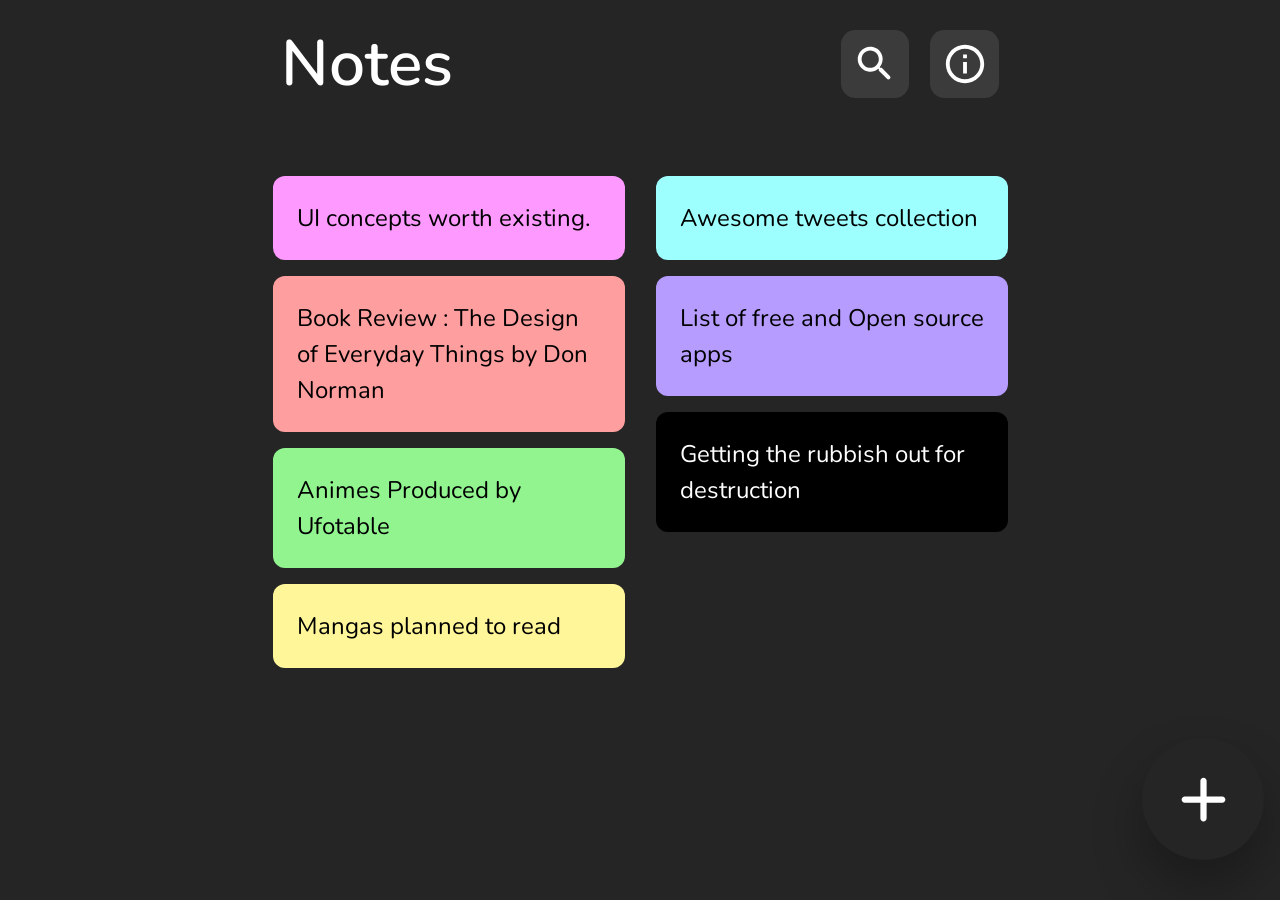
<file: notes.html>
<!DOCTYPE html>
<html lang="en" class="font-nunito">
<head>
    <meta charset="UTF-8">
    <meta name="viewport" content="width=device-width, initial-scale=1.0">
    <link rel="stylesheet" href="output.css">
    <title>Sticky Notes</title>
</head>
<body class="bg-[#252525]">
    <header class="p-4 flex justify-between items-center max-w-[750px] md:mx-auto">

        <h1 class=" text-[2.68rem] md:text-[4rem] font-[600] text-left text-white">Notes</h1>
       <div class="flex w-max ">
        <div class="w-[3.1rem] md:w-[4.3rem] h-[3.1rem] md:h-[4.3rem] mr-[1.3rem] shrink-0 rounded-[.9rem] bg-[#3B3B3B] flex justify-center items-center">
            <button>
                <svg class="block md:hidden" xmlns="http://www.w3.org/2000/svg" width="24" height="24" viewBox="0 0 24 24" fill="none">
                    <g clip-path="url(#clip0_125_55)">
                      <path d="M15.5 14H14.71L14.43 13.73C15.63 12.33 16.25 10.42 15.91 8.39002C15.44 5.61002 13.12 3.39002 10.32 3.05002C6.09 2.53002 2.53 6.09001 3.05 10.32C3.39 13.12 5.61 15.44 8.39 15.91C10.42 16.25 12.33 15.63 13.73 14.43L14 14.71V15.5L18.25 19.75C18.66 20.16 19.33 20.16 19.74 19.75C20.15 19.34 20.15 18.67 19.74 18.26L15.5 14ZM9.5 14C7.01 14 5 11.99 5 9.50001C5 7.01001 7.01 5.00002 9.5 5.00002C11.99 5.00002 14 7.01001 14 9.50001C14 11.99 11.99 14 9.5 14Z" fill="white"/>
                    </g>
                    <defs>
                      <clipPath id="clip0_125_55">
                        <rect width="24" height="24" fill="white"/>
                      </clipPath>
                    </defs>
                  </svg>
                  <svg class="hidden md:block" xmlns="http://www.w3.org/2000/svg" width="46" height="46" viewBox="0 0 46 46" fill="none">
                    <g clip-path="url(#clip0_281_70)">
                      <path d="M29.7083 26.8333H28.1941L27.6575 26.3158C29.9575 23.6325 31.1458 19.9716 30.4941 16.0808C29.5933 10.7525 25.1466 6.49748 19.78 5.84581C11.6725 4.84915 4.84915 11.6725 5.84581 19.78C6.49748 25.1466 10.7525 29.5933 16.0808 30.4941C19.9716 31.1458 23.6325 29.9575 26.3158 27.6575L26.8333 28.1941V29.7083L34.9791 37.8541C35.765 38.64 37.0491 38.64 37.835 37.8541C38.6208 37.0683 38.6208 35.7841 37.835 34.9983L29.7083 26.8333ZM18.2083 26.8333C13.4358 26.8333 9.58331 22.9808 9.58331 18.2083C9.58331 13.4358 13.4358 9.58331 18.2083 9.58331C22.9808 9.58331 26.8333 13.4358 26.8333 18.2083C26.8333 22.9808 22.9808 26.8333 18.2083 26.8333Z" fill="white"/>
                    </g>
                    <defs>
                      <clipPath id="clip0_281_70">
                        <rect width="46" height="46" fill="white"/>
                      </clipPath>
                    </defs>
                  </svg>
            </button>
        </div>
        <div class="w-[3.1rem] md:w-[4.3rem] h-[3.1rem] md:h-[4.3rem] shrink-0 rounded-[.9rem] bg-[#3B3B3B] flex justify-center items-center">
           <button>
            <svg class="block md:hidden" xmlns="http://www.w3.org/2000/svg" width="24" height="24" viewBox="0 0 24 24" fill="none">
                <path d="M11 7H13V9H11V7ZM11 11H13V17H11V11ZM12 2C6.48 2 2 6.48 2 12C2 17.52 6.48 22 12 22C17.52 22 22 17.52 22 12C22 6.48 17.52 2 12 2ZM12 20C7.59 20 4 16.41 4 12C4 7.59 7.59 4 12 4C16.41 4 20 7.59 20 12C20 16.41 16.41 20 12 20Z" fill="white"/>
              </svg>
    
              <svg class="hidden md:block" xmlns="http://www.w3.org/2000/svg" width="46" height="46" viewBox="0 0 46 46" fill="none">
                <path d="M21.0833 13.4166H24.9166V17.25H21.0833V13.4166ZM21.0833 21.0833H24.9166V32.5833H21.0833V21.0833ZM22.9999 3.83331C12.4199 3.83331 3.83325 12.42 3.83325 23C3.83325 33.58 12.4199 42.1666 22.9999 42.1666C33.5799 42.1666 42.1666 33.58 42.1666 23C42.1666 12.42 33.5799 3.83331 22.9999 3.83331ZM22.9999 38.3333C14.5474 38.3333 7.66659 31.4525 7.66659 23C7.66659 14.5475 14.5474 7.66665 22.9999 7.66665C31.4524 7.66665 38.3333 14.5475 38.3333 23C38.3333 31.4525 31.4524 38.3333 22.9999 38.3333Z" fill="white"/>
              </svg>
           </button>
        </div>
       </div>
    </header>
    <main class="relative flex flex-col gap-[1rem] w-11/12 md:max-w-[750px] mx-auto md:h-[500px] md:flex-wrap  md:mx-auto pb-2 md:mt-[3rem]">
        <article class="p-6 w-11/12 md:w-[22rem] text-black bg-[#FD99FF] rounded-xl mx-auto">
            <p class="text-[1.5rem] font-[400]">UI concepts worth existing.</p>
        </article>
        <article class="p-6 w-11/12 md:w-[22rem] text-black bg-[#FF9E9E] rounded-xl mx-auto">
            <p class="text-[1.5rem] font-[400]">Book Review : The Design of Everyday Things by Don Norman</p>
        </article>
        <article class="p-6 w-11/12 md:w-[22rem] text-black bg-[#91F48F] rounded-xl mx-auto">
            <p class="text-[1.5rem] font-[400]">Animes Produced by Ufotable</p>
        </article>
        <article class="p-6 w-11/12 md:w-[22rem] text-black bg-[#FFF599] rounded-xl mx-auto">
            <p class="text-[1.5rem] font-[400]">Mangas planned to read</p>
        </article><!-- #9EFFFF -->
        <article class="p-6 w-11/12 md:w-[22rem] text-black bg-[#9EFFFF] rounded-xl mx-auto">
            <p class="text-[1.5rem] font-[400]">Awesome tweets collection</p>
        </article>
        <article class="p-6 w-11/12 md:w-[22rem] text-black bg-[#B69CFF] rounded-xl mx-auto">
            <p class="text-[1.5rem] font-[400]">List of free and Open source apps</p>
        </article>
        <article class="p-6 w-11/12 md:w-[22rem] text-white bg-black rounded-xl mx-auto">
            <p class="text-[1.5rem] font-[400]">Getting the rubbish out for destruction</p>
        </article>
        <div class="w-max fixed mt-[2rem] bottom-4 md:bottom-10 right-4 drop-shadow-2xl">
            <button class="w-[4.3rem] md:w-[7.6rem] md:h-[7.6rem] flex justify-center items-center h-[4.3rem] shrink-0 bg-[#252525] rounded-full right-0 drop-shadow-2xl">
                <svg class="md:hidden" xmlns="http://www.w3.org/2000/svg" width="48" height="48" viewBox="0 0 48 48" fill="none">
                    <g clip-path="url(#clip0_115_17)">
                      <path d="M36 26H26V36C26 37.1 25.1 38 24 38C22.9 38 22 37.1 22 36V26H12C10.9 26 10 25.1 10 24C10 22.9 10.9 22 12 22H22V12C22 10.9 22.9 10 24 10C25.1 10 26 10.9 26 12V22H36C37.1 22 38 22.9 38 24C38 25.1 37.1 26 36 26Z" fill="white"/>
                    </g>
                    <defs>
                      <clipPath id="clip0_115_17">
                        <rect width="48" height="48" fill="white"/>
                      </clipPath>
                    </defs>
                  </svg>
                  <svg class="hidden md:block" xmlns="http://www.w3.org/2000/svg" width="75" height="75" viewBox="0 0 75 75" fill="none">
                    <g clip-path="url(#clip0_281_97)">
                      <path d="M56.25 40.625H40.625V56.25C40.625 57.9688 39.2188 59.375 37.5 59.375C35.7812 59.375 34.375 57.9688 34.375 56.25V40.625H18.75C17.0312 40.625 15.625 39.2188 15.625 37.5C15.625 35.7812 17.0312 34.375 18.75 34.375H34.375V18.75C34.375 17.0312 35.7812 15.625 37.5 15.625C39.2188 15.625 40.625 17.0312 40.625 18.75V34.375H56.25C57.9688 34.375 59.375 35.7812 59.375 37.5C59.375 39.2188 57.9688 40.625 56.25 40.625Z" fill="white"/>
                    </g>
                    <defs>
                      <clipPath id="clip0_281_97">
                        <rect width="75" height="75" fill="white"/>
                      </clipPath>
                    </defs>
                  </svg>
            </button>
        </div>
    </main>
    
</body>
</html>
</file>
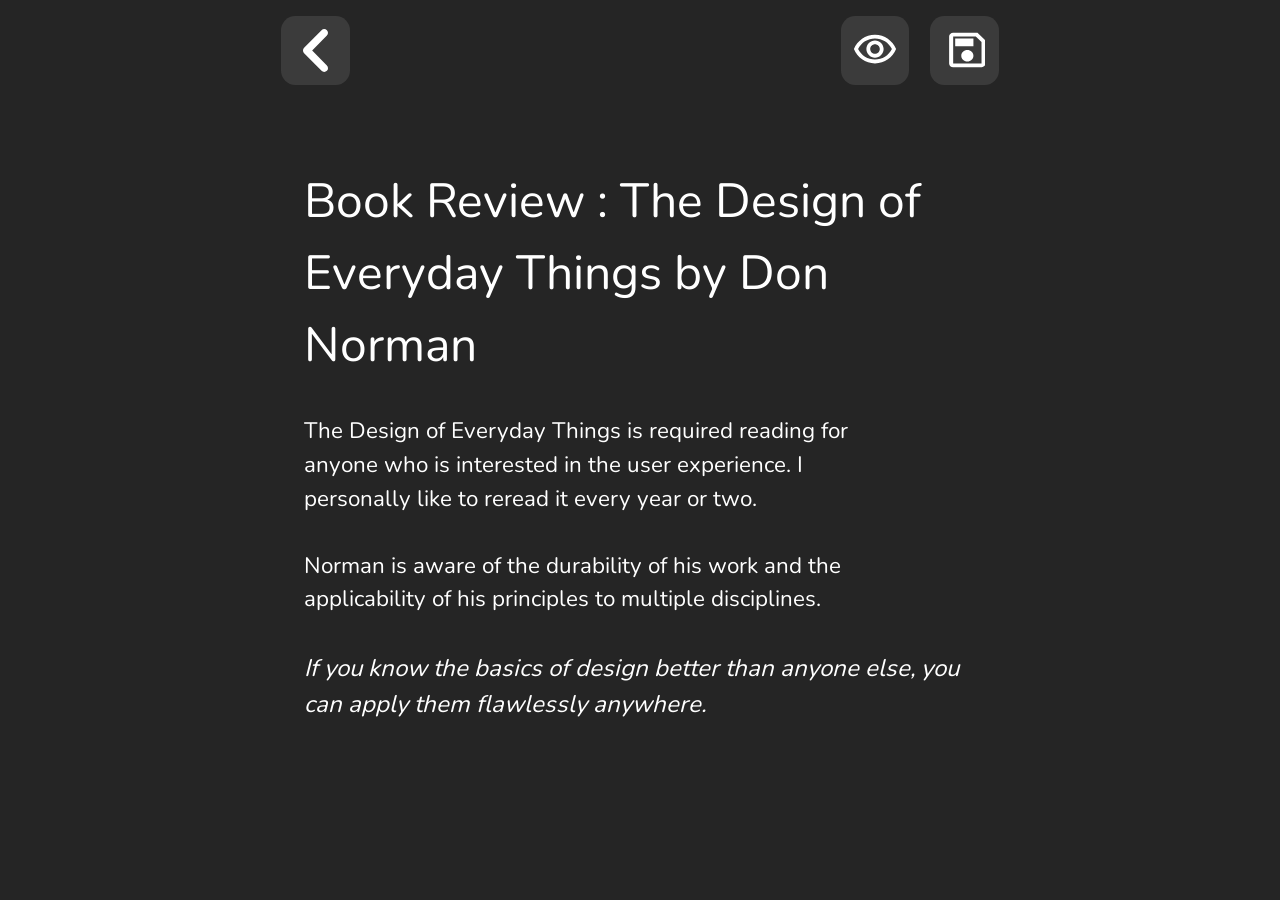
<file: singleNote.html>
<!DOCTYPE html>
<html lang="en" class="font-nunito">
<head>
    <meta charset="UTF-8">
    <meta name="viewport" content="width=device-width, initial-scale=1.0">
    <link rel="stylesheet" href="output.css">
    <title>Sticky Notes</title>
</head>
<body class="bg-[#252525]">
    <header class="p-4 flex justify-between items-center max-w-[750px] md:mx-auto">

        <div class="w-[3.1rem] md:w-[4.3rem] h-[3.1rem] md:h-[4.3rem] shrink-0 rounded-[.9rem] bg-[#3B3B3B] flex justify-center items-center">

            <button>
               <svg class="block md:hidden" xmlns="http://www.w3.org/2000/svg" width="48" height="48" viewBox="0 0 48 48" fill="none">
                <g clip-path="url(#clip0_149_151)">
                  <path d="M29.42 12.42C28.64 11.64 27.38 11.64 26.6 12.42L17.42 21.6C16.64 22.38 16.64 23.64 17.42 24.42L26.6 33.6C27.38 34.38 28.64 34.38 29.42 33.6C30.2 32.82 30.2 31.56 29.42 30.78L21.66 23L29.42 15.24C30.2 14.46 30.18 13.18 29.42 12.42Z" fill="white"/>
                </g>
                <defs>
                  <clipPath id="clip0_149_151">
                    <rect width="48" height="48" fill="white"/>
                  </clipPath>
                </defs>
              </svg>
     
              <svg class="hidden md:block" xmlns="http://www.w3.org/2000/svg" width="25" height="43" viewBox="0 0 25 43" fill="none">
                <path d="M23.8895 1.1255C22.4089 -0.375168 20.0171 -0.375168 18.5364 1.1255L1.11048 18.7873C-0.370159 20.2879 -0.370159 22.7121 1.11048 24.2128L18.5364 41.8745C20.0171 43.3752 22.4089 43.3752 23.8895 41.8745C25.3702 40.3738 25.3702 37.9497 23.8895 36.449L9.15907 21.4808L23.8895 6.55101C25.3702 5.05034 25.3322 2.5877 23.8895 1.1255Z" fill="white"/>
              </svg>
            </button>
         </div>


       <div class="flex w-max ">

        <!-- ! Eye Icon button -->
        <div class="w-[3.1rem] md:w-[4.3rem] h-[3.1rem] md:h-[4.3rem] mr-[1.3rem] shrink-0 rounded-[.9rem] bg-[#3B3B3B] flex justify-center items-center">
            <button>
                <svg class="block md:hidden" xmlns="http://www.w3.org/2000/svg" width="24" height="24" viewBox="0 0 24 24" fill="none">
                    <g clip-path="url(#clip0_149_155)">
                      <path d="M12 6C15.79 6 19.17 8.13 20.82 11.5C19.17 14.87 15.79 17 12 17C8.21 17 4.83 14.87 3.18 11.5C4.83 8.13 8.21 6 12 6ZM12 4C7 4 2.73 7.11 1 11.5C2.73 15.89 7 19 12 19C17 19 21.27 15.89 23 11.5C21.27 7.11 17 4 12 4ZM12 9C13.38 9 14.5 10.12 14.5 11.5C14.5 12.88 13.38 14 12 14C10.62 14 9.5 12.88 9.5 11.5C9.5 10.12 10.62 9 12 9ZM12 7C9.52 7 7.5 9.02 7.5 11.5C7.5 13.98 9.52 16 12 16C14.48 16 16.5 13.98 16.5 11.5C16.5 9.02 14.48 7 12 7Z" fill="white"/>
                    </g>
                    <defs>
                      <clipPath id="clip0_149_155">
                        <rect width="24" height="24" fill="white"/>
                      </clipPath>
                    </defs>
                  </svg>
                  <svg class="hidden md:block" xmlns="http://www.w3.org/2000/svg" width="46" height="46" viewBox="0 0 46 46" fill="none">
                    <g clip-path="url(#clip0_281_222)">
                      <path d="M22.9998 11.5C30.264 11.5 36.7423 15.5825 39.9048 22.0416C36.7423 28.5008 30.264 32.5833 22.9998 32.5833C15.7357 32.5833 9.25734 28.5008 6.09484 22.0416C9.25734 15.5825 15.7357 11.5 22.9998 11.5ZM22.9998 7.66663C13.4165 7.66663 5.23234 13.6275 1.9165 22.0416C5.23234 30.4558 13.4165 36.4166 22.9998 36.4166C32.5832 36.4166 40.7673 30.4558 44.0832 22.0416C40.7673 13.6275 32.5832 7.66663 22.9998 7.66663ZM22.9998 17.25C25.6448 17.25 27.7915 19.3966 27.7915 22.0416C27.7915 24.6866 25.6448 26.8333 22.9998 26.8333C20.3548 26.8333 18.2082 24.6866 18.2082 22.0416C18.2082 19.3966 20.3548 17.25 22.9998 17.25ZM22.9998 13.4166C18.2465 13.4166 14.3748 17.2883 14.3748 22.0416C14.3748 26.795 18.2465 30.6666 22.9998 30.6666C27.7532 30.6666 31.6248 26.795 31.6248 22.0416C31.6248 17.2883 27.7532 13.4166 22.9998 13.4166Z" fill="white"/>
                    </g>
                    <defs>
                      <clipPath id="clip0_281_222">
                        <rect width="46" height="46" fill="white"/>
                      </clipPath>
                    </defs>
                  </svg>
            </button>
        </div>

        <!-- ! Save icon button -->
        <div class="w-[3.1rem] md:w-[4.3rem] h-[3.1rem] md:h-[4.3rem] shrink-0 rounded-[.9rem] bg-[rgb(59,59,59)] flex justify-center items-center">
           <button>
            <svg class="block md:hidden" xmlns="http://www.w3.org/2000/svg" width="24" height="24" viewBox="0 0 24 24" fill="none">
                <g clip-path="url(#clip0_149_153)">
                  <path d="M19.5926 3H5.37037C4.05481 3 3 3.9 3 5V19C3 20.1 4.05481 21 5.37037 21H21.963C23.2667 21 24.3333 20.1 24.3333 19V7L19.5926 3ZM21.963 19H5.37037V5H18.6089L21.963 7.83V19ZM13.6667 12C11.6993 12 10.1111 13.34 10.1111 15C10.1111 16.66 11.6993 18 13.6667 18C15.6341 18 17.2222 16.66 17.2222 15C17.2222 13.34 15.6341 12 13.6667 12ZM6.55556 6H17.2222V10H6.55556V6Z" fill="white"/>
                </g>
                <defs>
                  <clipPath id="clip0_149_153">
                    <rect width="24" height="24" fill="white"/>
                  </clipPath>
                </defs>
              </svg>
              <svg class="hidden md:block" xmlns="http://www.w3.org/2000/svg" width="41" height="46" viewBox="0 0 41 46" fill="none">
                <g clip-path="url(#clip0_281_166)">
                  <path d="M33.4707 5.75H9.17438C6.92698 5.75 5.125 7.475 5.125 9.58333V36.4167C5.125 38.525 6.92698 40.25 9.17438 40.25H37.5201C39.7472 40.25 41.5695 38.525 41.5695 36.4167V13.4167L33.4707 5.75ZM37.5201 36.4167H9.17438V9.58333H31.7902L37.5201 15.0075V36.4167ZM23.3472 23C19.9862 23 17.2731 25.5683 17.2731 28.75C17.2731 31.9317 19.9862 34.5 23.3472 34.5C26.7082 34.5 29.4213 31.9317 29.4213 28.75C29.4213 25.5683 26.7082 23 23.3472 23ZM11.1991 11.5H29.4213V19.1667H11.1991V11.5Z" fill="white"/>
                </g>
                <defs>
                  <clipPath id="clip0_281_166">
                    <rect width="41" height="46" fill="white"/>
                  </clipPath>
                </defs>
              </svg>
           </button>
        </div>
       </div>
    </header>
    <main class="w-11/12 md:max-w-[44rem] mx-auto  md:mx-auto pb-2 md:mt-[3rem]">
        <article class="text-white md:p-4">
            <h1 class="w-[22.5rem] md:w-[44rem]  h-[11.6rem] shrink-0 text-[2.1rem] md:text-[3rem] font-[400]">Book Review : The Design of Everyday Things by Don Norman</h1>
            <p class="w-[22rem] md:w-10/12 md:mt-[4rem] text-[1.4rem] shrink-0">
                The Design of Everyday Things is required reading for anyone who is interested in the user experience. I personally like to reread it every year or two.
<br><br>
Norman is aware of the durability of his work and the applicability of his principles to multiple disciplines. 
<br><br>
<p class=" text-[1.5rem] italic font-[400]">If you know the basics of design better than anyone else, you can apply them flawlessly anywhere.</p>
            </p>
        </article>


       <!-- ** Absolute prompt -->
      <div class="hidden">

        <div class="w-screen h-screen absolute bg-[rgba(196,196,196,.5)] top-0 left-0 flex justify-center items-center">

          <article class="bg-[#252525] w-[20rem] md:w-[30rem] lg:w-[34rem] h-[14rem] md:h-[20rem] lg:h-[22rem]  shrink-0 rounded-[1.5rem]">
            <div class="w-[2.5rem] md:w-max h-[2.5rem] md:h-max rounded-full mx-auto mt-[2.6rem]">
              <svg class="block md:hidden" xmlns="http://www.w3.org/2000/svg" width="36" height="36" viewBox="0 0 36 36" fill="none">
                <path d="M18.0001 3.59998C10.0513 3.59998 3.6001 10.0512 3.6001 18C3.6001 25.9488 10.0513 32.4 18.0001 32.4C25.9489 32.4 32.4001 25.9488 32.4001 18C32.4001 10.0512 25.9489 3.59998 18.0001 3.59998ZM19.4401 25.2H16.5601V16.56H19.4401V25.2ZM19.4401 13.68H16.5601V10.8H19.4401V13.68Z" fill="#606060"/>
              </svg>
              <svg class="hidden md:block" xmlns="http://www.w3.org/2000/svg" width="90" height="90" viewBox="0 0 90 90" fill="none">
                <path d="M45 9C25.128 9 9 25.128 9 45C9 64.872 25.128 81 45 81C64.872 81 81 64.872 81 45C81 25.128 64.872 9 45 9ZM48.6 63H41.4V41.4H48.6V63ZM48.6 34.2H41.4V27H48.6V34.2Z" fill="#606060"/>
              </svg>
  
            </div>
            <p class="text-[#CFCFCF] text-center text-[1.4rem] font-[400] mt-[1.2rem]">Save Changes?</p>
            <div class="w-max mx-auto mt-[1rem]">
              <button class="w-[7rem] md:w-[8rem] h-[2.4rem] md:h-[3.1rem] shrink-0 bg-red-600 text-white rounded-[.3rem] mr-[1rem]">Discard</button>
              <button class="w-[7rem] md:w-[8rem] h-[2.4rem] md:h-[3.1rem] shrink-0 bg-green-600 text-white rounded-[.3rem]">Save</button>
            </div>
          </article>
  
        </div>
      </div>

      <!-- ** Absolute prompt 2-->
      <div class="hidden">

        <div class="w-screen h-screen absolute bg-[rgba(196,196,196,.5)] top-0 left-0 flex justify-center items-center">

          <article class="bg-[#252525] w-[20rem] md:w-[30rem] lg:w-[34rem] h-[14rem] md:h-[20rem] lg:h-[22rem]  shrink-0 rounded-[1.5rem]">
            <div class="w-[2.5rem] md:w-max h-[2.5rem] md:h-max rounded-full mx-auto mt-[2.6rem]">
              <svg class="block md:hidden" xmlns="http://www.w3.org/2000/svg" width="36" height="36" viewBox="0 0 36 36" fill="none">
                <path d="M18.0001 3.59998C10.0513 3.59998 3.6001 10.0512 3.6001 18C3.6001 25.9488 10.0513 32.4 18.0001 32.4C25.9489 32.4 32.4001 25.9488 32.4001 18C32.4001 10.0512 25.9489 3.59998 18.0001 3.59998ZM19.4401 25.2H16.5601V16.56H19.4401V25.2ZM19.4401 13.68H16.5601V10.8H19.4401V13.68Z" fill="#606060"/>
              </svg>
              <svg class="hidden md:block" xmlns="http://www.w3.org/2000/svg" width="90" height="90" viewBox="0 0 90 90" fill="none">
                <path d="M45 9C25.128 9 9 25.128 9 45C9 64.872 25.128 81 45 81C64.872 81 81 64.872 81 45C81 25.128 64.872 9 45 9ZM48.6 63H41.4V41.4H48.6V63ZM48.6 34.2H41.4V27H48.6V34.2Z" fill="#606060"/>
              </svg>
  
            </div>
            <p class="text-[#CFCFCF] w-[20rem] mx-auto text-center text-[1.4rem] font-[400] mt-[1.2rem]">Are you sure you want to discard the changes?</p>
            <div class="w-max mx-auto mt-[1rem]">
              <button class="w-[7rem] md:w-[8rem] h-[2.4rem] md:h-[3.1rem] shrink-0 bg-red-600 text-white rounded-[.3rem] mr-[1rem]">Discard</button>
              <button class="w-[7rem] md:w-[8rem] h-[2.4rem] md:h-[3.1rem] shrink-0 bg-green-600 text-white rounded-[.3rem]">Keep</button>
            </div>
          </article>
  
        </div>
      </div>
    </main>
    
</body>
</html>
</file>
<file: output.css>
/*
! tailwindcss v3.3.2 | MIT License | https://tailwindcss.com
*/

/*
1. Prevent padding and border from affecting element width. (https://github.com/mozdevs/cssremedy/issues/4)
2. Allow adding a border to an element by just adding a border-width. (https://github.com/tailwindcss/tailwindcss/pull/116)
*/

*,
::before,
::after {
  box-sizing: border-box;
  /* 1 */
  border-width: 0;
  /* 2 */
  border-style: solid;
  /* 2 */
  border-color: #e5e7eb;
  /* 2 */
}

::before,
::after {
  --tw-content: '';
}

/*
1. Use a consistent sensible line-height in all browsers.
2. Prevent adjustments of font size after orientation changes in iOS.
3. Use a more readable tab size.
4. Use the user's configured `sans` font-family by default.
5. Use the user's configured `sans` font-feature-settings by default.
6. Use the user's configured `sans` font-variation-settings by default.
*/

html {
  line-height: 1.5;
  /* 1 */
  -webkit-text-size-adjust: 100%;
  /* 2 */
  -moz-tab-size: 4;
  /* 3 */
  -o-tab-size: 4;
     tab-size: 4;
  /* 3 */
  font-family: ui-sans-serif, system-ui, -apple-system, BlinkMacSystemFont, "Segoe UI", Roboto, "Helvetica Neue", Arial, "Noto Sans", sans-serif, "Apple Color Emoji", "Segoe UI Emoji", "Segoe UI Symbol", "Noto Color Emoji";
  /* 4 */
  font-feature-settings: normal;
  /* 5 */
  font-variation-settings: normal;
  /* 6 */
}

/*
1. Remove the margin in all browsers.
2. Inherit line-height from `html` so users can set them as a class directly on the `html` element.
*/

body {
  margin: 0;
  /* 1 */
  line-height: inherit;
  /* 2 */
}

/*
1. Add the correct height in Firefox.
2. Correct the inheritance of border color in Firefox. (https://bugzilla.mozilla.org/show_bug.cgi?id=190655)
3. Ensure horizontal rules are visible by default.
*/

hr {
  height: 0;
  /* 1 */
  color: inherit;
  /* 2 */
  border-top-width: 1px;
  /* 3 */
}

/*
Add the correct text decoration in Chrome, Edge, and Safari.
*/

abbr:where([title]) {
  -webkit-text-decoration: underline dotted;
          text-decoration: underline dotted;
}

/*
Remove the default font size and weight for headings.
*/

h1,
h2,
h3,
h4,
h5,
h6 {
  font-size: inherit;
  font-weight: inherit;
}

/*
Reset links to optimize for opt-in styling instead of opt-out.
*/

a {
  color: inherit;
  text-decoration: inherit;
}

/*
Add the correct font weight in Edge and Safari.
*/

b,
strong {
  font-weight: bolder;
}

/*
1. Use the user's configured `mono` font family by default.
2. Correct the odd `em` font sizing in all browsers.
*/

code,
kbd,
samp,
pre {
  font-family: ui-monospace, SFMono-Regular, Menlo, Monaco, Consolas, "Liberation Mono", "Courier New", monospace;
  /* 1 */
  font-size: 1em;
  /* 2 */
}

/*
Add the correct font size in all browsers.
*/

small {
  font-size: 80%;
}

/*
Prevent `sub` and `sup` elements from affecting the line height in all browsers.
*/

sub,
sup {
  font-size: 75%;
  line-height: 0;
  position: relative;
  vertical-align: baseline;
}

sub {
  bottom: -0.25em;
}

sup {
  top: -0.5em;
}

/*
1. Remove text indentation from table contents in Chrome and Safari. (https://bugs.chromium.org/p/chromium/issues/detail?id=999088, https://bugs.webkit.org/show_bug.cgi?id=201297)
2. Correct table border color inheritance in all Chrome and Safari. (https://bugs.chromium.org/p/chromium/issues/detail?id=935729, https://bugs.webkit.org/show_bug.cgi?id=195016)
3. Remove gaps between table borders by default.
*/

table {
  text-indent: 0;
  /* 1 */
  border-color: inherit;
  /* 2 */
  border-collapse: collapse;
  /* 3 */
}

/*
1. Change the font styles in all browsers.
2. Remove the margin in Firefox and Safari.
3. Remove default padding in all browsers.
*/

button,
input,
optgroup,
select,
textarea {
  font-family: inherit;
  /* 1 */
  font-size: 100%;
  /* 1 */
  font-weight: inherit;
  /* 1 */
  line-height: inherit;
  /* 1 */
  color: inherit;
  /* 1 */
  margin: 0;
  /* 2 */
  padding: 0;
  /* 3 */
}

/*
Remove the inheritance of text transform in Edge and Firefox.
*/

button,
select {
  text-transform: none;
}

/*
1. Correct the inability to style clickable types in iOS and Safari.
2. Remove default button styles.
*/

button,
[type='button'],
[type='reset'],
[type='submit'] {
  -webkit-appearance: button;
  /* 1 */
  background-color: transparent;
  /* 2 */
  background-image: none;
  /* 2 */
}

/*
Use the modern Firefox focus style for all focusable elements.
*/

:-moz-focusring {
  outline: auto;
}

/*
Remove the additional `:invalid` styles in Firefox. (https://github.com/mozilla/gecko-dev/blob/2f9eacd9d3d995c937b4251a5557d95d494c9be1/layout/style/res/forms.css#L728-L737)
*/

:-moz-ui-invalid {
  box-shadow: none;
}

/*
Add the correct vertical alignment in Chrome and Firefox.
*/

progress {
  vertical-align: baseline;
}

/*
Correct the cursor style of increment and decrement buttons in Safari.
*/

::-webkit-inner-spin-button,
::-webkit-outer-spin-button {
  height: auto;
}

/*
1. Correct the odd appearance in Chrome and Safari.
2. Correct the outline style in Safari.
*/

[type='search'] {
  -webkit-appearance: textfield;
  /* 1 */
  outline-offset: -2px;
  /* 2 */
}

/*
Remove the inner padding in Chrome and Safari on macOS.
*/

::-webkit-search-decoration {
  -webkit-appearance: none;
}

/*
1. Correct the inability to style clickable types in iOS and Safari.
2. Change font properties to `inherit` in Safari.
*/

::-webkit-file-upload-button {
  -webkit-appearance: button;
  /* 1 */
  font: inherit;
  /* 2 */
}

/*
Add the correct display in Chrome and Safari.
*/

summary {
  display: list-item;
}

/*
Removes the default spacing and border for appropriate elements.
*/

blockquote,
dl,
dd,
h1,
h2,
h3,
h4,
h5,
h6,
hr,
figure,
p,
pre {
  margin: 0;
}

fieldset {
  margin: 0;
  padding: 0;
}

legend {
  padding: 0;
}

ol,
ul,
menu {
  list-style: none;
  margin: 0;
  padding: 0;
}

/*
Prevent resizing textareas horizontally by default.
*/

textarea {
  resize: vertical;
}

/*
1. Reset the default placeholder opacity in Firefox. (https://github.com/tailwindlabs/tailwindcss/issues/3300)
2. Set the default placeholder color to the user's configured gray 400 color.
*/

input::-moz-placeholder, textarea::-moz-placeholder {
  opacity: 1;
  /* 1 */
  color: #9ca3af;
  /* 2 */
}

input::placeholder,
textarea::placeholder {
  opacity: 1;
  /* 1 */
  color: #9ca3af;
  /* 2 */
}

/*
Set the default cursor for buttons.
*/

button,
[role="button"] {
  cursor: pointer;
}

/*
Make sure disabled buttons don't get the pointer cursor.
*/

:disabled {
  cursor: default;
}

/*
1. Make replaced elements `display: block` by default. (https://github.com/mozdevs/cssremedy/issues/14)
2. Add `vertical-align: middle` to align replaced elements more sensibly by default. (https://github.com/jensimmons/cssremedy/issues/14#issuecomment-634934210)
   This can trigger a poorly considered lint error in some tools but is included by design.
*/

img,
svg,
video,
canvas,
audio,
iframe,
embed,
object {
  display: block;
  /* 1 */
  vertical-align: middle;
  /* 2 */
}

/*
Constrain images and videos to the parent width and preserve their intrinsic aspect ratio. (https://github.com/mozdevs/cssremedy/issues/14)
*/

img,
video {
  max-width: 100%;
  height: auto;
}

/* Make elements with the HTML hidden attribute stay hidden by default */

[hidden] {
  display: none;
}

*, ::before, ::after {
  --tw-border-spacing-x: 0;
  --tw-border-spacing-y: 0;
  --tw-translate-x: 0;
  --tw-translate-y: 0;
  --tw-rotate: 0;
  --tw-skew-x: 0;
  --tw-skew-y: 0;
  --tw-scale-x: 1;
  --tw-scale-y: 1;
  --tw-pan-x:  ;
  --tw-pan-y:  ;
  --tw-pinch-zoom:  ;
  --tw-scroll-snap-strictness: proximity;
  --tw-gradient-from-position:  ;
  --tw-gradient-via-position:  ;
  --tw-gradient-to-position:  ;
  --tw-ordinal:  ;
  --tw-slashed-zero:  ;
  --tw-numeric-figure:  ;
  --tw-numeric-spacing:  ;
  --tw-numeric-fraction:  ;
  --tw-ring-inset:  ;
  --tw-ring-offset-width: 0px;
  --tw-ring-offset-color: #fff;
  --tw-ring-color: rgb(59 130 246 / 0.5);
  --tw-ring-offset-shadow: 0 0 #0000;
  --tw-ring-shadow: 0 0 #0000;
  --tw-shadow: 0 0 #0000;
  --tw-shadow-colored: 0 0 #0000;
  --tw-blur:  ;
  --tw-brightness:  ;
  --tw-contrast:  ;
  --tw-grayscale:  ;
  --tw-hue-rotate:  ;
  --tw-invert:  ;
  --tw-saturate:  ;
  --tw-sepia:  ;
  --tw-drop-shadow:  ;
  --tw-backdrop-blur:  ;
  --tw-backdrop-brightness:  ;
  --tw-backdrop-contrast:  ;
  --tw-backdrop-grayscale:  ;
  --tw-backdrop-hue-rotate:  ;
  --tw-backdrop-invert:  ;
  --tw-backdrop-opacity:  ;
  --tw-backdrop-saturate:  ;
  --tw-backdrop-sepia:  ;
}

::backdrop {
  --tw-border-spacing-x: 0;
  --tw-border-spacing-y: 0;
  --tw-translate-x: 0;
  --tw-translate-y: 0;
  --tw-rotate: 0;
  --tw-skew-x: 0;
  --tw-skew-y: 0;
  --tw-scale-x: 1;
  --tw-scale-y: 1;
  --tw-pan-x:  ;
  --tw-pan-y:  ;
  --tw-pinch-zoom:  ;
  --tw-scroll-snap-strictness: proximity;
  --tw-gradient-from-position:  ;
  --tw-gradient-via-position:  ;
  --tw-gradient-to-position:  ;
  --tw-ordinal:  ;
  --tw-slashed-zero:  ;
  --tw-numeric-figure:  ;
  --tw-numeric-spacing:  ;
  --tw-numeric-fraction:  ;
  --tw-ring-inset:  ;
  --tw-ring-offset-width: 0px;
  --tw-ring-offset-color: #fff;
  --tw-ring-color: rgb(59 130 246 / 0.5);
  --tw-ring-offset-shadow: 0 0 #0000;
  --tw-ring-shadow: 0 0 #0000;
  --tw-shadow: 0 0 #0000;
  --tw-shadow-colored: 0 0 #0000;
  --tw-blur:  ;
  --tw-brightness:  ;
  --tw-contrast:  ;
  --tw-grayscale:  ;
  --tw-hue-rotate:  ;
  --tw-invert:  ;
  --tw-saturate:  ;
  --tw-sepia:  ;
  --tw-drop-shadow:  ;
  --tw-backdrop-blur:  ;
  --tw-backdrop-brightness:  ;
  --tw-backdrop-contrast:  ;
  --tw-backdrop-grayscale:  ;
  --tw-backdrop-hue-rotate:  ;
  --tw-backdrop-invert:  ;
  --tw-backdrop-opacity:  ;
  --tw-backdrop-saturate:  ;
  --tw-backdrop-sepia:  ;
}

.fixed {
  position: fixed;
}

.absolute {
  position: absolute;
}

.relative {
  position: relative;
}

.bottom-4 {
  bottom: 1rem;
}

.right-0 {
  right: 0px;
}

.right-4 {
  right: 1rem;
}

.left-0 {
  left: 0px;
}

.top-0 {
  top: 0px;
}

.z-10 {
  z-index: 10;
}

.z-0 {
  z-index: 0;
}

.mx-auto {
  margin-left: auto;
  margin-right: auto;
}

.mr-\[1\.3rem\] {
  margin-right: 1.3rem;
}

.mt-\[2rem\] {
  margin-top: 2rem;
}

.mt-\[3rem\] {
  margin-top: 3rem;
}

.mt-\[8rem\] {
  margin-top: 8rem;
}

.mt-\[2\.6rem\] {
  margin-top: 2.6rem;
}

.mt-\[1\.4rem\] {
  margin-top: 1.4rem;
}

.mt-\[1\.2rem\] {
  margin-top: 1.2rem;
}

.mr-\[1rem\] {
  margin-right: 1rem;
}

.mt-\[\.5rem\] {
  margin-top: .5rem;
}

.mt-\[1rem\] {
  margin-top: 1rem;
}

.block {
  display: block;
}

.flex {
  display: flex;
}

.hidden {
  display: none;
}

.h-\[11\.6rem\] {
  height: 11.6rem;
}

.h-\[21rem\] {
  height: 21rem;
}

.h-\[3\.1rem\] {
  height: 3.1rem;
}

.h-\[4\.3rem\] {
  height: 4.3rem;
}

.h-screen {
  height: 100vh;
}

.h-\[24rem\] {
  height: 24rem;
}

.h-\[14rem\] {
  height: 14rem;
}

.h-\[2\.5rem\] {
  height: 2.5rem;
}

.h-\[2\.4rem\] {
  height: 2.4rem;
}

.h-\[15rem\] {
  height: 15rem;
}

.h-\[16rem\] {
  height: 16rem;
}

.w-11\/12 {
  width: 91.666667%;
}

.w-\[21rem\] {
  width: 21rem;
}

.w-\[22\.5rem\] {
  width: 22.5rem;
}

.w-\[3\.1rem\] {
  width: 3.1rem;
}

.w-\[4\.3rem\] {
  width: 4.3rem;
}

.w-max {
  width: -moz-max-content;
  width: max-content;
}

.w-\[22rem\] {
  width: 22rem;
}

.w-screen {
  width: 100vw;
}

.w-\[34rem\] {
  width: 34rem;
}

.w-\[20rem\] {
  width: 20rem;
}

.w-\[2\.5rem\] {
  width: 2.5rem;
}

.w-\[7rem\] {
  width: 7rem;
}

.w-10\/12 {
  width: 83.333333%;
}

.max-w-\[750px\] {
  max-width: 750px;
}

.shrink-0 {
  flex-shrink: 0;
}

.flex-col {
  flex-direction: column;
}

.items-center {
  align-items: center;
}

.justify-center {
  justify-content: center;
}

.justify-between {
  justify-content: space-between;
}

.gap-\[1rem\] {
  gap: 1rem;
}

.rounded-\[\.9rem\] {
  border-radius: .9rem;
}

.rounded-full {
  border-radius: 9999px;
}

.rounded-xl {
  border-radius: 0.75rem;
}

.rounded-\[1\.5rem\] {
  border-radius: 1.5rem;
}

.rounded-\[\.3rem\] {
  border-radius: .3rem;
}

.bg-\[\#252525\] {
  --tw-bg-opacity: 1;
  background-color: rgb(37 37 37 / var(--tw-bg-opacity));
}

.bg-\[\#3B3B3B\] {
  --tw-bg-opacity: 1;
  background-color: rgb(59 59 59 / var(--tw-bg-opacity));
}

.bg-\[\#91F48F\] {
  --tw-bg-opacity: 1;
  background-color: rgb(145 244 143 / var(--tw-bg-opacity));
}

.bg-\[\#9EFFFF\] {
  --tw-bg-opacity: 1;
  background-color: rgb(158 255 255 / var(--tw-bg-opacity));
}

.bg-\[\#B69CFF\] {
  --tw-bg-opacity: 1;
  background-color: rgb(182 156 255 / var(--tw-bg-opacity));
}

.bg-\[\#FD99FF\] {
  --tw-bg-opacity: 1;
  background-color: rgb(253 153 255 / var(--tw-bg-opacity));
}

.bg-\[\#FF9E9E\] {
  --tw-bg-opacity: 1;
  background-color: rgb(255 158 158 / var(--tw-bg-opacity));
}

.bg-\[\#FFF599\] {
  --tw-bg-opacity: 1;
  background-color: rgb(255 245 153 / var(--tw-bg-opacity));
}

.bg-black {
  --tw-bg-opacity: 1;
  background-color: rgb(0 0 0 / var(--tw-bg-opacity));
}

.bg-blue-900 {
  --tw-bg-opacity: 1;
  background-color: rgb(30 58 138 / var(--tw-bg-opacity));
}

.bg-red-500 {
  --tw-bg-opacity: 1;
  background-color: rgb(239 68 68 / var(--tw-bg-opacity));
}

.bg-\[\#f4b9b9\] {
  --tw-bg-opacity: 1;
  background-color: rgb(244 185 185 / var(--tw-bg-opacity));
}

.bg-\[rgb\(59\2c 59\2c 59\)\] {
  --tw-bg-opacity: 1;
  background-color: rgb(59 59 59 / var(--tw-bg-opacity));
}

.bg-red-600 {
  --tw-bg-opacity: 1;
  background-color: rgb(220 38 38 / var(--tw-bg-opacity));
}

.bg-green-500 {
  --tw-bg-opacity: 1;
  background-color: rgb(34 197 94 / var(--tw-bg-opacity));
}

.bg-\[\#C4C4C4\] {
  --tw-bg-opacity: 1;
  background-color: rgb(196 196 196 / var(--tw-bg-opacity));
}

.bg-\[rgba\(196\2c 196\2c 196\2c \.5\)\] {
  background-color: rgba(196,196,196,.5);
}

.bg-green-600 {
  --tw-bg-opacity: 1;
  background-color: rgb(22 163 74 / var(--tw-bg-opacity));
}

.bg-no-repeat {
  background-repeat: no-repeat;
}

.p-4 {
  padding: 1rem;
}

.p-6 {
  padding: 1.5rem;
}

.pb-2 {
  padding-bottom: 0.5rem;
}

.pb-\[8rem\] {
  padding-bottom: 8rem;
}

.text-left {
  text-align: left;
}

.text-center {
  text-align: center;
}

.font-nunito {
  font-family: nunito;
}

.text-\[1\.25rem\] {
  font-size: 1.25rem;
}

.text-\[1\.5rem\] {
  font-size: 1.5rem;
}

.text-\[2\.1rem\] {
  font-size: 2.1rem;
}

.text-\[2\.68rem\] {
  font-size: 2.68rem;
}

.text-\[1\.4rem\] {
  font-size: 1.4rem;
}

.font-\[300\] {
  font-weight: 300;
}

.font-\[400\] {
  font-weight: 400;
}

.font-\[600\] {
  font-weight: 600;
}

.italic {
  font-style: italic;
}

.text-black {
  --tw-text-opacity: 1;
  color: rgb(0 0 0 / var(--tw-text-opacity));
}

.text-white {
  --tw-text-opacity: 1;
  color: rgb(255 255 255 / var(--tw-text-opacity));
}

.text-\[\#CFCFCF\] {
  --tw-text-opacity: 1;
  color: rgb(207 207 207 / var(--tw-text-opacity));
}

.opacity-70 {
  opacity: 0.7;
}

.opacity-80 {
  opacity: 0.8;
}

.opacity-40 {
  opacity: 0.4;
}

.opacity-50 {
  opacity: 0.5;
}

.drop-shadow-2xl {
  --tw-drop-shadow: drop-shadow(0 25px 25px rgb(0 0 0 / 0.15));
  filter: var(--tw-blur) var(--tw-brightness) var(--tw-contrast) var(--tw-grayscale) var(--tw-hue-rotate) var(--tw-invert) var(--tw-saturate) var(--tw-sepia) var(--tw-drop-shadow);
}

.\[background-image\:url\(\'\.\/images\/addNotes\.png\'\)\] {
  background-image: url('./images/addNotes.png');
}

@font-face {
  font-family: "nunito";

  src: url(./fonts/Nunito-VariableFont_wght.ttf);
}

@media (min-width: 768px) {
  .md\:bottom-10 {
    bottom: 2.5rem;
  }

  .md\:bottom-4 {
    bottom: 1rem;
  }

  .md\:mx-auto {
    margin-left: auto;
    margin-right: auto;
  }

  .md\:mt-\[3rem\] {
    margin-top: 3rem;
  }

  .md\:mt-4 {
    margin-top: 1rem;
  }

  .md\:mt-\[4rem\] {
    margin-top: 4rem;
  }

  .md\:block {
    display: block;
  }

  .md\:hidden {
    display: none;
  }

  .md\:h-\[30rem\] {
    height: 30rem;
  }

  .md\:h-\[4\.3rem\] {
    height: 4.3rem;
  }

  .md\:h-\[500px\] {
    height: 500px;
  }

  .md\:h-\[7\.6rem\] {
    height: 7.6rem;
  }

  .md\:h-\[24rem\] {
    height: 24rem;
  }

  .md\:h-max {
    height: -moz-max-content;
    height: max-content;
  }

  .md\:h-\[3\.1rem\] {
    height: 3.1rem;
  }

  .md\:h-\[20rem\] {
    height: 20rem;
  }

  .md\:w-\[22rem\] {
    width: 22rem;
  }

  .md\:w-\[37rem\] {
    width: 37rem;
  }

  .md\:w-\[4\.3rem\] {
    width: 4.3rem;
  }

  .md\:w-\[7\.6rem\] {
    width: 7.6rem;
  }

  .md\:w-\[44rem\] {
    width: 44rem;
  }

  .md\:w-10\/12 {
    width: 83.333333%;
  }

  .md\:w-\[42rem\] {
    width: 42rem;
  }

  .md\:w-\[34rem\] {
    width: 34rem;
  }

  .md\:w-max {
    width: -moz-max-content;
    width: max-content;
  }

  .md\:w-\[8rem\] {
    width: 8rem;
  }

  .md\:w-\[30rem\] {
    width: 30rem;
  }

  .md\:max-w-\[750px\] {
    max-width: 750px;
  }

  .md\:max-w-\[44rem\] {
    max-width: 44rem;
  }

  .md\:flex-wrap {
    flex-wrap: wrap;
  }

  .md\:p-4 {
    padding: 1rem;
  }

  .md\:text-\[4rem\] {
    font-size: 4rem;
  }

  .md\:text-\[3rem\] {
    font-size: 3rem;
  }

  .md\:\[background-image\:url\(\'\.\/images\/addNotesBig\.png\'\)\] {
    background-image: url('./images/addNotesBig.png');
  }
}

@media (min-width: 1024px) {
  .lg\:h-\[24rem\] {
    height: 24rem;
  }

  .lg\:h-\[22rem\] {
    height: 22rem;
  }

  .lg\:w-\[34rem\] {
    width: 34rem;
  }
}
</file>
